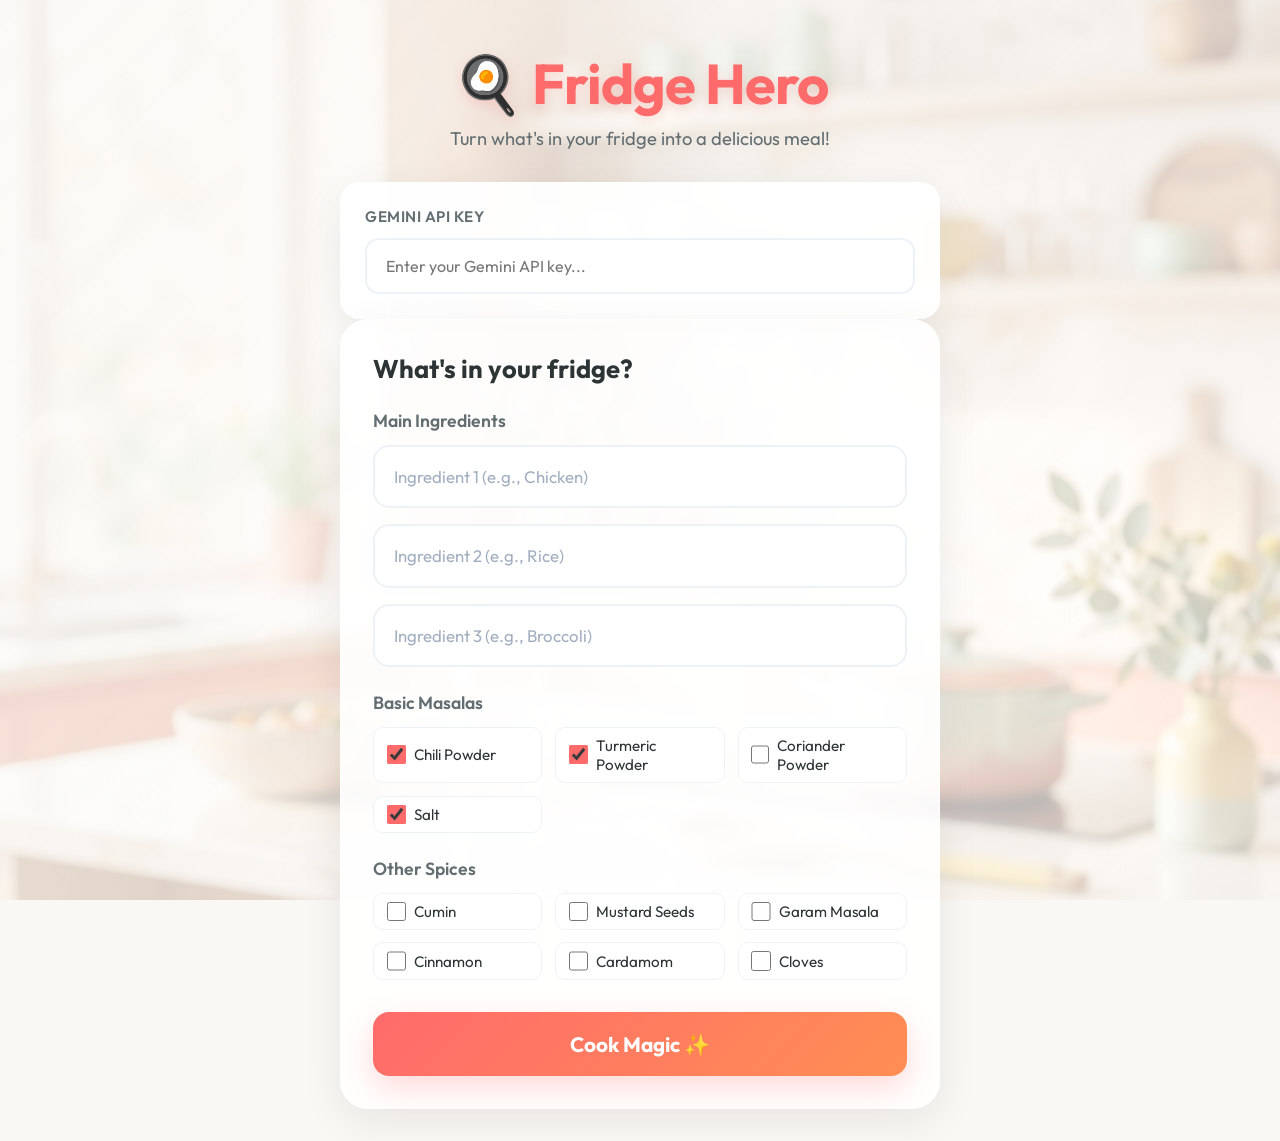
<file: index.html>
<!DOCTYPE html>
<html lang="en">
  <head>
    <meta charset="UTF-8" />
    <link rel="icon" type="image/svg+xml" href="/vite.svg" />
    <meta name="viewport" content="width=device-width, initial-scale=1.0" />
    <title>🍳 Fridge Hero</title>
    <link rel="preconnect" href="https://fonts.googleapis.com">
    <link rel="preconnect" href="https://fonts.gstatic.com" crossorigin>
    <link href="https://fonts.googleapis.com/css2?family=Outfit:wght@300;400;600;700&display=swap" rel="stylesheet">
    <script type="module" crossorigin src="./main-CKA6AxLw.js"></script>
    <link rel="modulepreload" crossorigin href="./style-BPysieQ0.js">
    <link rel="stylesheet" crossorigin href="./style-q_WNSESN.css">
  </head>
  <body>
    <div class="app-container">
      <header class="header">
        <h1>🍳 Fridge Hero</h1>
        <p>Turn what's in your fridge into a delicious meal!</p>
      </header>
      
      <main class="main-content" id="mainView">
        <div class="settings-card shadow-glass">
          <label for="apiKey">Gemini API Key</label>
          <input type="password" id="apiKey" placeholder="Enter your Gemini API key..." autocomplete="off" />
        </div>

        <div class="input-card shadow-glass">
          <h2>What's in your fridge?</h2>
          
          <div class="input-section">
            <h3>Main Ingredients</h3>
            <div class="ingredients-inputs">
              <input type="text" id="ingredient1" class="ingredient-input" placeholder="Ingredient 1 (e.g., Chicken)" />
              <input type="text" id="ingredient2" class="ingredient-input" placeholder="Ingredient 2 (e.g., Rice)" />
              <input type="text" id="ingredient3" class="ingredient-input" placeholder="Ingredient 3 (e.g., Broccoli)" />
            </div>
          </div>

          <div class="input-section">
            <h3>Basic Masalas</h3>
            <div class="checkbox-group" id="basicMasalas">
              <label class="checkbox-label"><input type="checkbox" value="Chili Powder" checked> Chili Powder</label>
              <label class="checkbox-label"><input type="checkbox" value="Turmeric Powder" checked> Turmeric Powder</label>
              <label class="checkbox-label"><input type="checkbox" value="Coriander Powder"> Coriander Powder</label>
              <label class="checkbox-label"><input type="checkbox" value="Salt" checked> Salt</label>
            </div>
          </div>

          <div class="input-section">
            <h3>Other Spices</h3>
            <div class="checkbox-group" id="otherSpices">
              <label class="checkbox-label"><input type="checkbox" value="Cumin"> Cumin</label>
              <label class="checkbox-label"><input type="checkbox" value="Mustard Seeds"> Mustard Seeds</label>
              <label class="checkbox-label"><input type="checkbox" value="Garam Masala"> Garam Masala</label>
              <label class="checkbox-label"><input type="checkbox" value="Cinnamon"> Cinnamon</label>
              <label class="checkbox-label"><input type="checkbox" value="Cardamom"> Cardamom</label>
              <label class="checkbox-label"><input type="checkbox" value="Cloves"> Cloves</label>
            </div>
          </div>
          
          <button id="cookBtn" class="btn-primary">
            <span class="btn-text">Cook Magic ✨</span>
          </button>
        </div>

        <div id="loading" class="loading-state hidden">
          <div class="spinner"></div>
          <p>Cooking up some magic...</p>
        </div>
      </main>
    </div>
  </body>
</html>
</file>
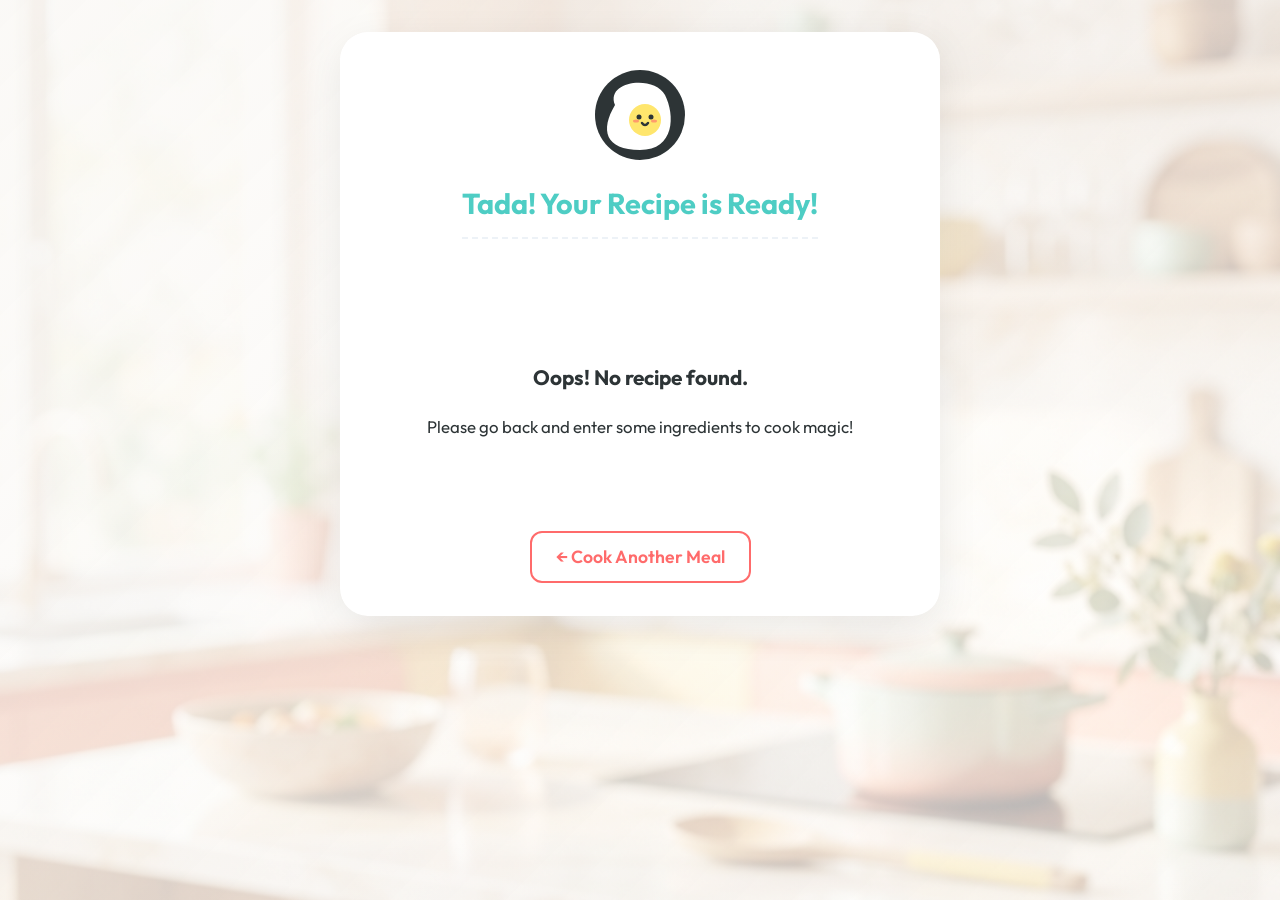
<file: recipe.html>
<!DOCTYPE html>
<html lang="en">
  <head>
    <meta charset="UTF-8" />
    <link rel="icon" type="image/svg+xml" href="/vite.svg" />
    <meta name="viewport" content="width=device-width, initial-scale=1.0" />
    <title>Your Recipe - Fridge Hero</title>
    <link rel="preconnect" href="https://fonts.googleapis.com">
    <link rel="preconnect" href="https://fonts.gstatic.com" crossorigin>
    <link href="https://fonts.googleapis.com/css2?family=Outfit:wght@300;400;600;700&display=swap" rel="stylesheet">
    <style>
      .recipe-header {
        display: flex;
        flex-direction: column;
        align-items: center;
        margin-bottom: 2rem;
        text-align: center;
      }
      .cute-food {
        margin-bottom: 1rem;
        animation: float 3s ease-in-out infinite;
      }
      @keyframes float {
        0%, 100% { transform: translateY(0); }
        50% { transform: translateY(-10px); }
      }
      .back-btn {
        background: transparent;
        border: 2px solid var(--primary-color);
        color: var(--primary-color);
        padding: 0.8rem 1.5rem;
        border-radius: 12px;
        font-family: var(--font-main);
        font-size: 1.1rem;
        font-weight: 600;
        cursor: pointer;
        transition: all 0.3s ease;
        margin-top: 2rem;
        display: inline-flex;
        align-items: center;
        gap: 0.5rem;
        text-decoration: none;
      }
      .back-btn:hover {
        background: var(--primary-color);
        color: white;
        transform: translateY(-2px);
      }
    </style>
    <script type="module" crossorigin src="./recipe-Bm0jNZ9M.js"></script>
    <link rel="modulepreload" crossorigin href="./style-BPysieQ0.js">
    <link rel="stylesheet" crossorigin href="./style-q_WNSESN.css">
  </head>
  <body>
    <div class="app-container">
      <main class="main-content">
        <div id="recipeCard" class="recipe-card shadow-glass">
          <div class="recipe-header">
            <!-- Cute Smiling Egg SVG -->
            <div class="cute-food">
              <svg width="100" height="100" viewBox="0 0 100 100" xmlns="http://www.w3.org/2000/svg">
                <circle cx="50" cy="50" r="45" fill="#2d3436" />
                <path d="M 25,40 C 15,15 65,10 75,30 C 85,50 85,85 50,85 C 15,85 10,65 25,40 Z" fill="#ffffff" />
                <circle cx="55" cy="55" r="16" fill="#FFE66D" />
                <circle cx="49" cy="52" r="2.5" fill="#2d3436" />
                <circle cx="61" cy="52" r="2.5" fill="#2d3436" />
                <path d="M 52,58 Q 55,62 58,58" fill="none" stroke="#2d3436" stroke-width="2.5" stroke-linecap="round" />
                <!-- Blush -->
                <ellipse cx="46" cy="56" rx="3" ry="1.5" fill="#FF6B6B" opacity="0.6" />
                <ellipse cx="64" cy="56" rx="3" ry="1.5" fill="#FF6B6B" opacity="0.6" />
              </svg>
            </div>
            <h2>Tada! Your Recipe is Ready!</h2>
          </div>
          <div id="recipeContent" class="recipe-content">
            <!-- Recipe goes here -->
          </div>
          
          <div style="text-align: center;">
            <a href="./index.html" class="back-btn">
              <span>← Cook Another Meal</span>
            </a>
          </div>
        </div>
      </main>
    </div>
  </body>
</html>
</file>
<file: style-q_WNSESN.css>
:root{--bg-color:#faf8f5;--text-main:#2d3436;--text-muted:#636e72;--card-bg:#ffffffd9;--border-color:#fff9;--primary-color:#ff6b6b;--primary-hover:#ff5252;--primary-gradient:linear-gradient(135deg, #ff6b6b 0%, #ff8e53 100%);--hover-gradient:linear-gradient(135deg, #ff5252 0%, #ff7330 100%);--accent-green:#4ecdc4;--accent-yellow:#ffe66d;--input-bg:#ffffffe6;--font-main:"Outfit", sans-serif;--shadow-soft:0 12px 40px #00000014;--shadow-colorful:0 12px 30px #ff6b6b40}*{box-sizing:border-box;margin:0;padding:0}body{font-family:var(--font-main);background-color:var(--bg-color);color:var(--text-main);background-image:url(./bg.png);background-position:50%;background-size:cover;background-attachment:fixed;justify-content:center;align-items:flex-start;min-height:100vh;padding:2rem;display:flex;position:relative}body:before{content:"";-webkit-backdrop-filter:blur(8px);z-index:-1;background:linear-gradient(135deg,#faf8f5d9 0%,#ffffffb3 100%);position:fixed;inset:0}.app-container{flex-direction:column;gap:2rem;width:100%;max-width:600px;animation:.8s ease-out fadeIn;display:flex}.header{text-align:center;padding-top:1rem}.header h1{color:var(--primary-color);text-shadow:0 4px 12px #ff6b6b33;letter-spacing:-1px;margin-bottom:.5rem;font-size:3.5rem;font-weight:700}.header p{color:var(--text-muted);font-size:1.15rem;font-weight:400}.shadow-glass{background:var(--card-bg);-webkit-backdrop-filter:blur(16px);border:1px solid var(--border-color);box-shadow:var(--shadow-soft);border-radius:28px;padding:2rem;transition:transform .3s}.shadow-glass:hover{transform:translateY(-2px)}.settings-card{background:#fffffff2;border-radius:20px;flex-direction:column;gap:.75rem;padding:1.5rem;display:flex}.settings-card label{color:var(--text-muted);text-transform:uppercase;letter-spacing:.5px;font-size:.95rem;font-weight:600}.settings-card input{background:var(--input-bg);color:var(--text-main);font-family:var(--font-main);border:2px solid #edf2f7;border-radius:14px;outline:none;padding:1rem 1.2rem;font-size:1rem;transition:all .3s}.settings-card input:focus{border-color:var(--accent-green);background:#fff;box-shadow:0 0 0 4px #4ecdc426}.input-card{background:#ffffffe6;flex-direction:column;gap:1.5rem;display:flex}.input-card h2{color:var(--text-main);font-size:1.6rem;font-weight:700}.input-section{flex-direction:column;gap:.8rem;display:flex}.input-section h3{color:var(--text-muted);font-size:1.1rem;font-weight:600}.checkbox-group{grid-template-columns:repeat(auto-fill,minmax(140px,1fr));gap:.8rem;display:grid}.checkbox-label{cursor:pointer;color:var(--text-main);background:var(--input-bg);border:1px solid #edf2f7;border-radius:10px;align-items:center;gap:.5rem;padding:.5rem .8rem;font-size:.95rem;transition:all .2s;display:flex}.checkbox-label:hover{border-color:var(--accent-green)}.checkbox-label input[type=checkbox]{accent-color:var(--primary-color);cursor:pointer;width:1.2rem;height:1.2rem}.ingredients-inputs{flex-direction:column;gap:1rem;display:flex}.ingredient-input{background:var(--input-bg);color:var(--text-main);font-family:var(--font-main);border:2px solid #edf2f7;border-radius:16px;outline:none;padding:1.2rem;font-size:1.05rem;transition:all .3s}.ingredient-input::placeholder{color:#a0aec0}.ingredient-input:focus{border-color:var(--accent-yellow);background:#fff;transform:translateY(-2px);box-shadow:0 0 0 4px #ffe66d4d}.btn-primary{background:var(--primary-gradient);color:#fff;font-family:var(--font-main);cursor:pointer;box-shadow:var(--shadow-colorful);border:none;border-radius:16px;margin-top:.5rem;padding:1.2rem 2rem;font-size:1.3rem;font-weight:700;transition:all .3s cubic-bezier(.4,0,.2,1);position:relative;overflow:hidden}.btn-primary:hover{background:var(--hover-gradient);transform:translateY(-4px)scale(1.02);box-shadow:0 15px 35px #ff6b6b59}.btn-primary:active{transform:translateY(1px);box-shadow:0 5px 15px #ff6b6b33}.btn-text{z-index:1;position:relative}.loading-state{flex-direction:column;align-items:center;gap:1.5rem;margin:3rem 0;display:flex}.spinner{border:5px solid #ff6b6b33;border-top-color:var(--primary-color);border-radius:50%;width:50px;height:50px;animation:1s cubic-bezier(.68,-.55,.265,1.55) infinite spin}.loading-state p{color:var(--primary-color);font-size:1.1rem;font-weight:600;animation:1.5s ease-in-out infinite pulse}.recipe-card{background:#fff;margin-top:0;animation:.6s cubic-bezier(.16,1,.3,1) slideUp}.recipe-card h2{color:var(--accent-green);border-bottom:2px dashed #edf2f7;margin-bottom:1.5rem;padding-bottom:1rem;font-size:1.8rem;font-weight:700}.recipe-content{color:var(--text-main);font-size:1.05rem;line-height:1.8}.recipe-content h1,.recipe-content h2,.recipe-content h3{color:var(--primary-color);margin:2rem 0 1rem;font-weight:700}.recipe-content h3{color:var(--text-main);font-size:1.3rem}.recipe-content ul,.recipe-content ol{border-left:4px solid var(--accent-yellow);background:#fcfaf8;border-radius:12px;margin-bottom:1.5rem;margin-left:1.5rem;padding:1.5rem 1.5rem 1.5rem 2.5rem}.recipe-content li{margin-bottom:.8rem}.recipe-content li::marker{color:var(--primary-color);font-weight:700}.recipe-content p{margin-bottom:1.5rem}.recipe-content strong{color:#2d3436;background:linear-gradient(#0000 60%,#ffe66d66 60%);padding:0 .2rem;font-weight:700}.hidden{display:none!important}@keyframes spin{to{transform:rotate(360deg)}}@keyframes pulse{0%,to{opacity:1}50%{opacity:.6}}@keyframes fadeIn{0%{opacity:0}to{opacity:1}}@keyframes slideUp{0%{opacity:0;transform:translateY(30px)}to{opacity:1;transform:translateY(0)}}
</file>
